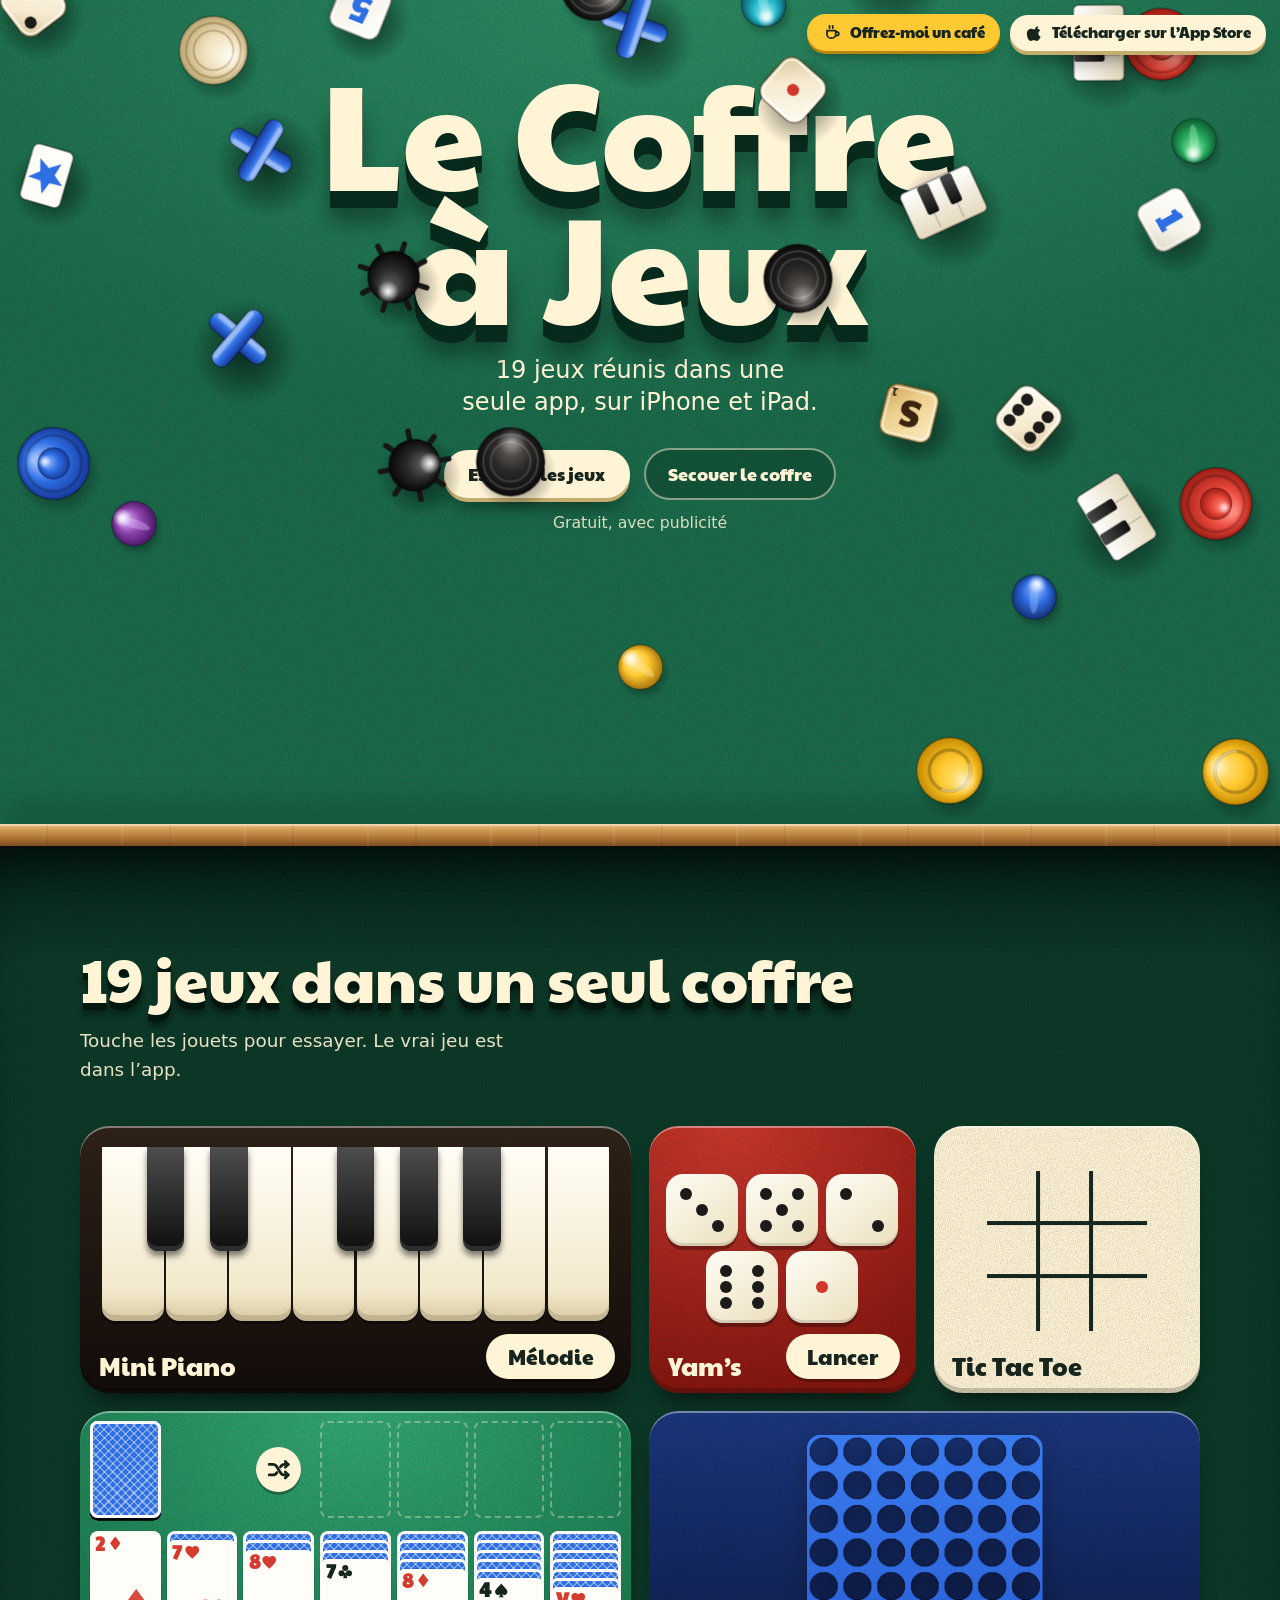
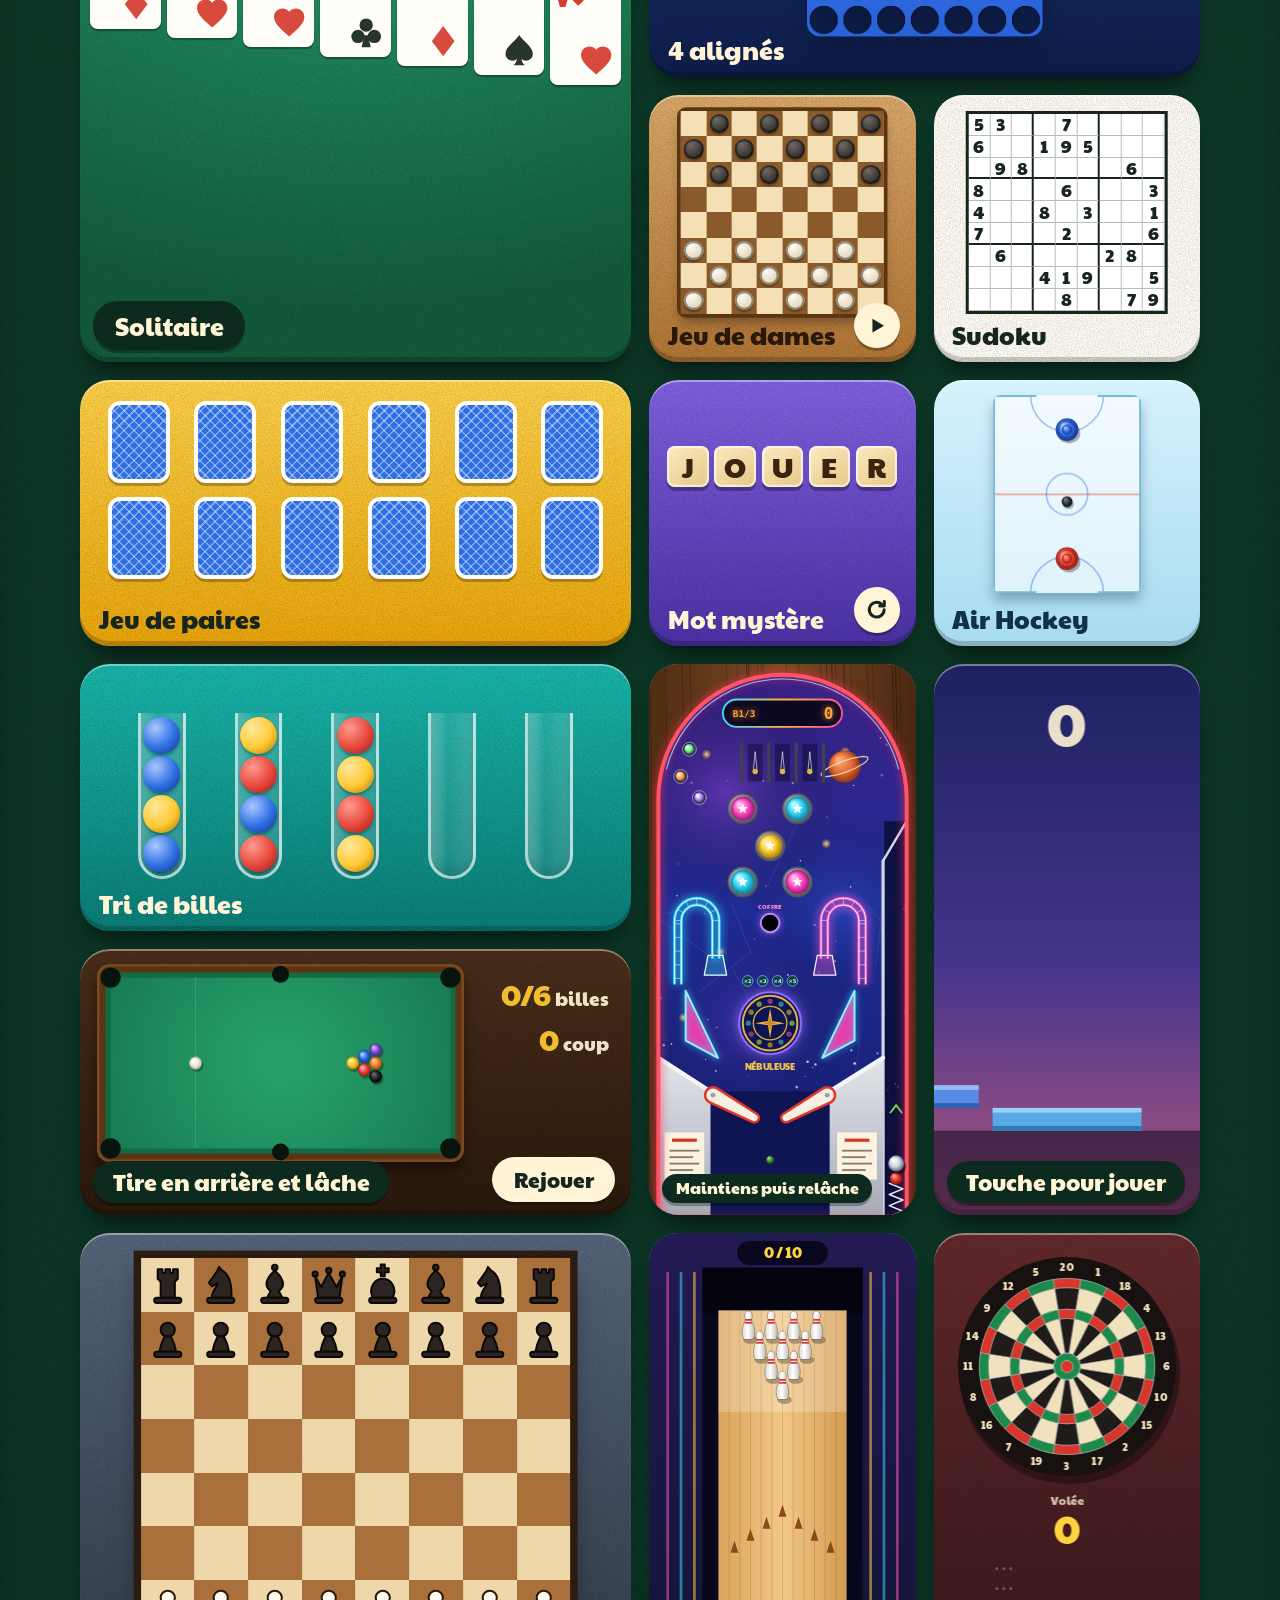
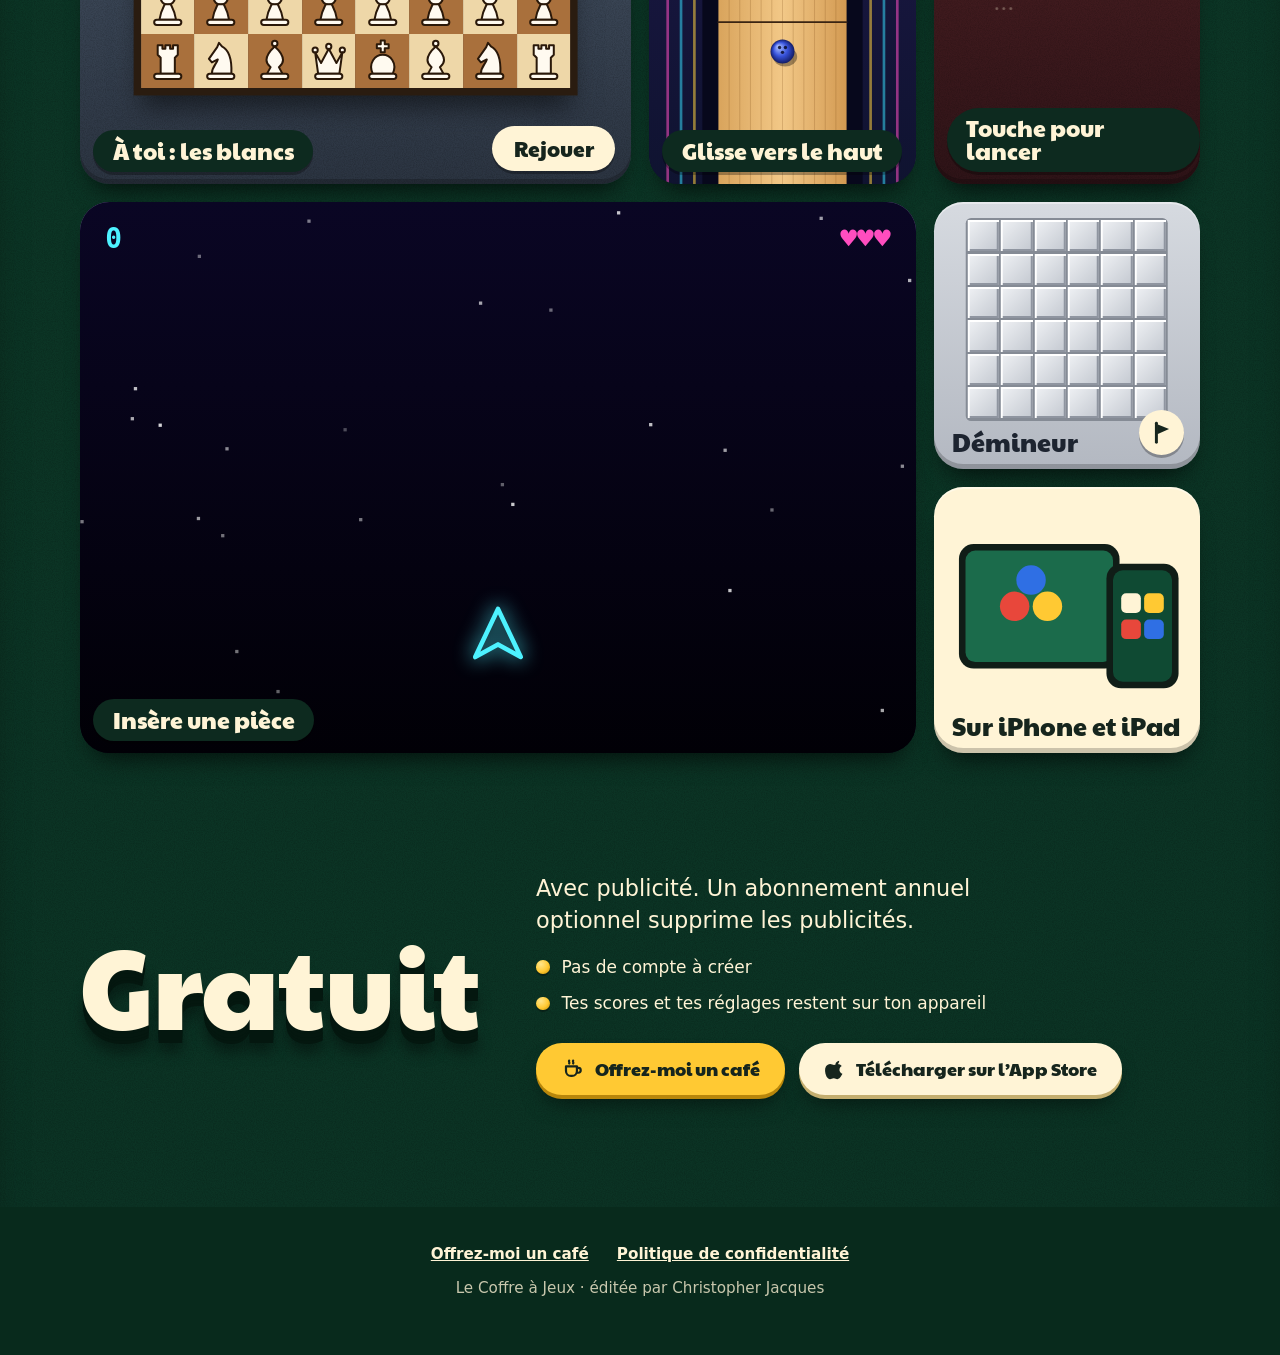
<file: index.html>
<!DOCTYPE html>
<html lang="fr">
<head>
    <meta charset="utf-8">
    <meta name="viewport" content="width=device-width, initial-scale=1, viewport-fit=cover">
    <title>Le Coffre à Jeux</title>
    <meta name="description" content="Le Coffre à Jeux : 19 jeux sur iPhone et iPad, dont les échecs, le bowling, les fléchettes et une borne d’arcade.">
    <meta name="theme-color" content="#1b6b4b">
    <meta property="og:type" content="website">
    <meta property="og:title" content="Le Coffre à Jeux">
    <meta property="og:description" content="19 jeux réunis dans une seule app, sur iPhone et iPad.">
    <meta property="og:image" content="https://christopherjacquescj.github.io/og.jpg">
    <meta property="og:image:width" content="1200">
    <meta property="og:image:height" content="630">
    <meta name="twitter:card" content="summary_large_image">
    <link rel="icon" href="favicon.svg" type="image/svg+xml">
    <link rel="apple-touch-icon" href="apple-touch-icon.png">
    <link rel="preload" href="fonts/paytone-one-latin-400-normal.woff2" as="font" type="font/woff2" crossorigin>
    <link rel="stylesheet" href="style.css?v=10">
</head>
<body class="home">
    <header class="top">
        <a class="btn sm coffee" href="https://buymeacoffee.com/liquidweatherapp" target="_blank" rel="noopener" aria-label="Offrez-moi un café (Buy Me a Coffee, s’ouvre dans un nouvel onglet)"><svg viewBox="0 0 24 24" aria-hidden="true" focusable="false" fill="none" stroke="currentColor" stroke-width="2.2" stroke-linecap="round" stroke-linejoin="round"><path d="M5 9.5h11v4.5a5 5 0 0 1-5 5h-1a5 5 0 0 1-5-5V9.5z"/><path d="M16 11h1.4a2.4 2.4 0 0 1 0 4.8H16"/><path d="M8.2 3.6c-.9 1 .9 1.8 0 2.9M12.2 3.6c-.9 1 .9 1.8 0 2.9"/></svg><span class="long">Offrez-moi un café</span><span class="short" aria-hidden="true">Un café</span></a>
        <a class="btn sm store" href="https://apps.apple.com/us/app/le-coffre-%C3%A0-jeux/id6828749517" target="_blank" rel="noopener" aria-label="Télécharger sur l’App Store (s’ouvre dans un nouvel onglet)"><svg viewBox="0 0 24 24" aria-hidden="true" focusable="false" fill="currentColor"><path d="M16.5 3c.1 1.2-.4 2.4-1.1 3.2-.8.9-1.9 1.5-3 1.4-.1-1.2.4-2.4 1.1-3.1.8-.9 2-1.4 3-1.5zM20 17.2c-.5 1.2-.8 1.7-1.5 2.7-1 1.4-2.3 3.1-4 3.1-1.5 0-1.9-1-3.9-1s-2.5 1-4 1c-1.7 0-2.9-1.6-3.9-3C.9 16.2.6 11.7 2.1 9.3 3.2 7.6 5 6.6 6.7 6.6c1.7 0 2.8 1 4.2 1 1.4 0 2.2-1 4.2-1 1.5 0 3.1.8 4.2 2.2-3.7 2-3.1 7.3.7 8.4z"/></svg><span class="long">Télécharger sur l’App Store</span><span class="short" aria-hidden="true">App Store</span></a>
    </header>
    <main>
        <section class="hero" aria-labelledby="titre">
            <div class="hero-copy">
                <h1 id="titre">Le Coffre<br>à Jeux</h1>
                <p class="lede">19 jeux réunis dans une seule app, sur iPhone et iPad.</p>
                <p class="actions">
                    <a class="btn" href="#jeux">Essayer les jeux</a>
                    <button class="shake" type="button">Secouer le coffre</button>
                </p>
                <p class="tag">Gratuit, avec publicité</p>
            </div>
            <p class="hint" aria-hidden="true">Attrape les pièces !
                <svg viewBox="0 0 40 40" width="26" height="26" fill="none" stroke="currentColor" stroke-width="3.2" stroke-linecap="round" stroke-linejoin="round"><path d="M12 6c10 2 16 8 14 20"/><path d="M18 22l8 6 5-9"/></svg>
            </p>
            <canvas id="pile" aria-hidden="true"></canvas>
            <div class="plank" aria-hidden="true"></div>
        </section>

        <div class="inside">
            <section class="chest" id="jeux" aria-labelledby="t-jeux">
                <h2 id="t-jeux">19 jeux dans un seul coffre</h2>
                <p class="sub">Touche les jouets pour essayer. Le vrai jeu est dans l’app.</p>
                <div class="toys-wrap">
                    <div class="toys">
                        <article class="toy piano w2" aria-labelledby="n-piano"><h3 class="name" id="n-piano">Mini Piano</h3><div class="stage" data-toy="piano"></div></article>
                        <article class="toy yams" aria-labelledby="n-yams"><h3 class="name" id="n-yams">Yam’s</h3><div class="stage" data-toy="yams"></div></article>
                        <article class="toy ttt" aria-labelledby="n-ttt"><h3 class="name" id="n-ttt">Tic Tac Toe</h3><div class="stage" data-toy="ttt"></div></article>
                        <article class="toy sol" aria-labelledby="n-sol"><h3 class="name" id="n-sol">Solitaire</h3><div class="stage" data-toy="sol"></div></article>

                        <article class="toy c4 w2" aria-labelledby="n-c4"><h3 class="name" id="n-c4">4 alignés</h3><div class="stage" data-toy="c4"></div></article>
                        <article class="toy dames" aria-labelledby="n-dames"><h3 class="name" id="n-dames">Jeu de dames</h3><div class="stage" data-toy="dames"></div></article>
                        <article class="toy sudoku" aria-labelledby="n-sudoku"><h3 class="name" id="n-sudoku">Sudoku</h3><div class="stage" data-toy="sudoku"></div></article>

                        <article class="toy paires w2" aria-labelledby="n-paires"><h3 class="name" id="n-paires">Jeu de paires</h3><div class="stage" data-toy="paires"></div></article>
                        <article class="toy mot" aria-labelledby="n-mot"><h3 class="name" id="n-mot">Mot mystère</h3><div class="stage" data-toy="mot"></div></article>
                        <article class="toy hockey" aria-labelledby="n-hockey"><h3 class="name" id="n-hockey">Air Hockey</h3><div class="stage" data-toy="hockey"></div></article>

                        <article class="toy billes w2" aria-labelledby="n-billes"><h3 class="name" id="n-billes">Tri de billes</h3><div class="stage" data-toy="billes"></div></article>
                        <article class="toy flipper tall" aria-labelledby="n-flipper"><h3 class="name" id="n-flipper">Flipper</h3><div class="stage" data-toy="flipper"></div></article>
                        <article class="toy tour tall" aria-labelledby="n-tour"><h3 class="name" id="n-tour">Tour de blocs</h3><div class="stage" data-toy="tour"></div></article>
                        <article class="toy billard w2" aria-labelledby="n-billard"><h3 class="name" id="n-billard">Billard</h3><div class="stage" data-toy="billard"></div></article>

                        <article class="toy echecs" aria-labelledby="n-echecs"><h3 class="name" id="n-echecs">Échecs</h3><div class="stage" data-toy="echecs"></div></article>
                        <article class="toy bowling tall" aria-labelledby="n-bowling"><h3 class="name" id="n-bowling">Bowling</h3><div class="stage" data-toy="bowling"></div></article>
                        <article class="toy flechettes tall" aria-labelledby="n-flechettes"><h3 class="name" id="n-flechettes">Fléchettes</h3><div class="stage" data-toy="flechettes"></div></article>

                        <article class="toy arcade tall" aria-labelledby="n-arcade"><h3 class="name" id="n-arcade">Borne d’arcade</h3><div class="stage" data-toy="arcade"></div></article>
                        <article class="toy mines" aria-labelledby="n-mines"><h3 class="name" id="n-mines">Démineur</h3><div class="stage" data-toy="mines"></div></article>
                        <article class="toy get" aria-labelledby="n-get">
                            <div class="stage">
                                <svg viewBox="0 0 160 120" role="img" aria-label="Un iPhone et un iPad">
                                    <rect x="14" y="22" width="98" height="76" rx="9" fill="#101d17"/>
                                    <rect x="18" y="26" width="90" height="68" rx="6" fill="#1b6b4b"/>
                                    <circle cx="48" cy="60" r="9" fill="#e8473b"/><circle cx="68" cy="60" r="9" fill="#ffc933"/><circle cx="58" cy="44" r="9" fill="#2f6fe4"/>
                                    <rect x="104" y="34" width="44" height="76" rx="9" fill="#101d17"/>
                                    <rect x="108" y="38" width="36" height="68" rx="6" fill="#0f4a33"/>
                                    <rect x="113" y="52" width="12" height="12" rx="3" fill="#fff4d6"/><rect x="127" y="52" width="12" height="12" rx="3" fill="#ffc933"/>
                                    <rect x="113" y="68" width="12" height="12" rx="3" fill="#e8473b"/><rect x="127" y="68" width="12" height="12" rx="3" fill="#2f6fe4"/>
                                </svg>
                            </div>
                            <h3 class="name" id="n-get">Sur iPhone et iPad</h3>
                        </article>
                    </div>
                </div>
            </section>

            <section class="free" aria-labelledby="t-free">
                <h2 id="t-free">Gratuit</h2>
                <div class="free-text">
                    <p>Avec publicité. Un abonnement annuel optionnel supprime les publicités.</p>
                    <ul class="facts">
                        <li>Pas de compte à créer</li>
                        <li>Tes scores et tes réglages restent sur ton appareil</li>
                    </ul>
                    <div class="cta">
                        <a class="btn coffee" href="https://buymeacoffee.com/liquidweatherapp" target="_blank" rel="noopener" aria-label="Offrez-moi un café (Buy Me a Coffee, s’ouvre dans un nouvel onglet)"><svg viewBox="0 0 24 24" aria-hidden="true" focusable="false" fill="none" stroke="currentColor" stroke-width="2.2" stroke-linecap="round" stroke-linejoin="round"><path d="M5 9.5h11v4.5a5 5 0 0 1-5 5h-1a5 5 0 0 1-5-5V9.5z"/><path d="M16 11h1.4a2.4 2.4 0 0 1 0 4.8H16"/><path d="M8.2 3.6c-.9 1 .9 1.8 0 2.9M12.2 3.6c-.9 1 .9 1.8 0 2.9"/></svg>Offrez-moi un café</a>
                        <a class="btn store" href="https://apps.apple.com/us/app/le-coffre-%C3%A0-jeux/id6828749517" target="_blank" rel="noopener"><svg viewBox="0 0 24 24" aria-hidden="true" focusable="false" fill="currentColor"><path d="M16.5 3c.1 1.2-.4 2.4-1.1 3.2-.8.9-1.9 1.5-3 1.4-.1-1.2.4-2.4 1.1-3.1.8-.9 2-1.4 3-1.5zM20 17.2c-.5 1.2-.8 1.7-1.5 2.7-1 1.4-2.3 3.1-4 3.1-1.5 0-1.9-1-3.9-1s-2.5 1-4 1c-1.7 0-2.9-1.6-3.9-3C.9 16.2.6 11.7 2.1 9.3 3.2 7.6 5 6.6 6.7 6.6c1.7 0 2.8 1 4.2 1 1.4 0 2.2-1 4.2-1 1.5 0 3.1.8 4.2 2.2-3.7 2-3.1 7.3.7 8.4z"/></svg>Télécharger sur l’App Store</a>
                    </div>
                </div>
            </section>
        </div>
    </main>

    <footer class="foot">
        <p class="links">
            <a href="https://buymeacoffee.com/liquidweatherapp" target="_blank" rel="noopener">Offrez-moi un café</a>
            <a href="confidentialite.html">Politique de confidentialité</a>
        </p>
        <p>Le Coffre à Jeux · éditée par Christopher Jacques</p>
    </footer>

    <p id="live" class="sr" aria-live="polite"></p>
    <script src="vendor/matter.min.js" defer></script>
    <script src="js/scene.js?v=1" defer></script>
    <script src="js/toys.js?v=7" defer></script>
</body>
</html>
</file>
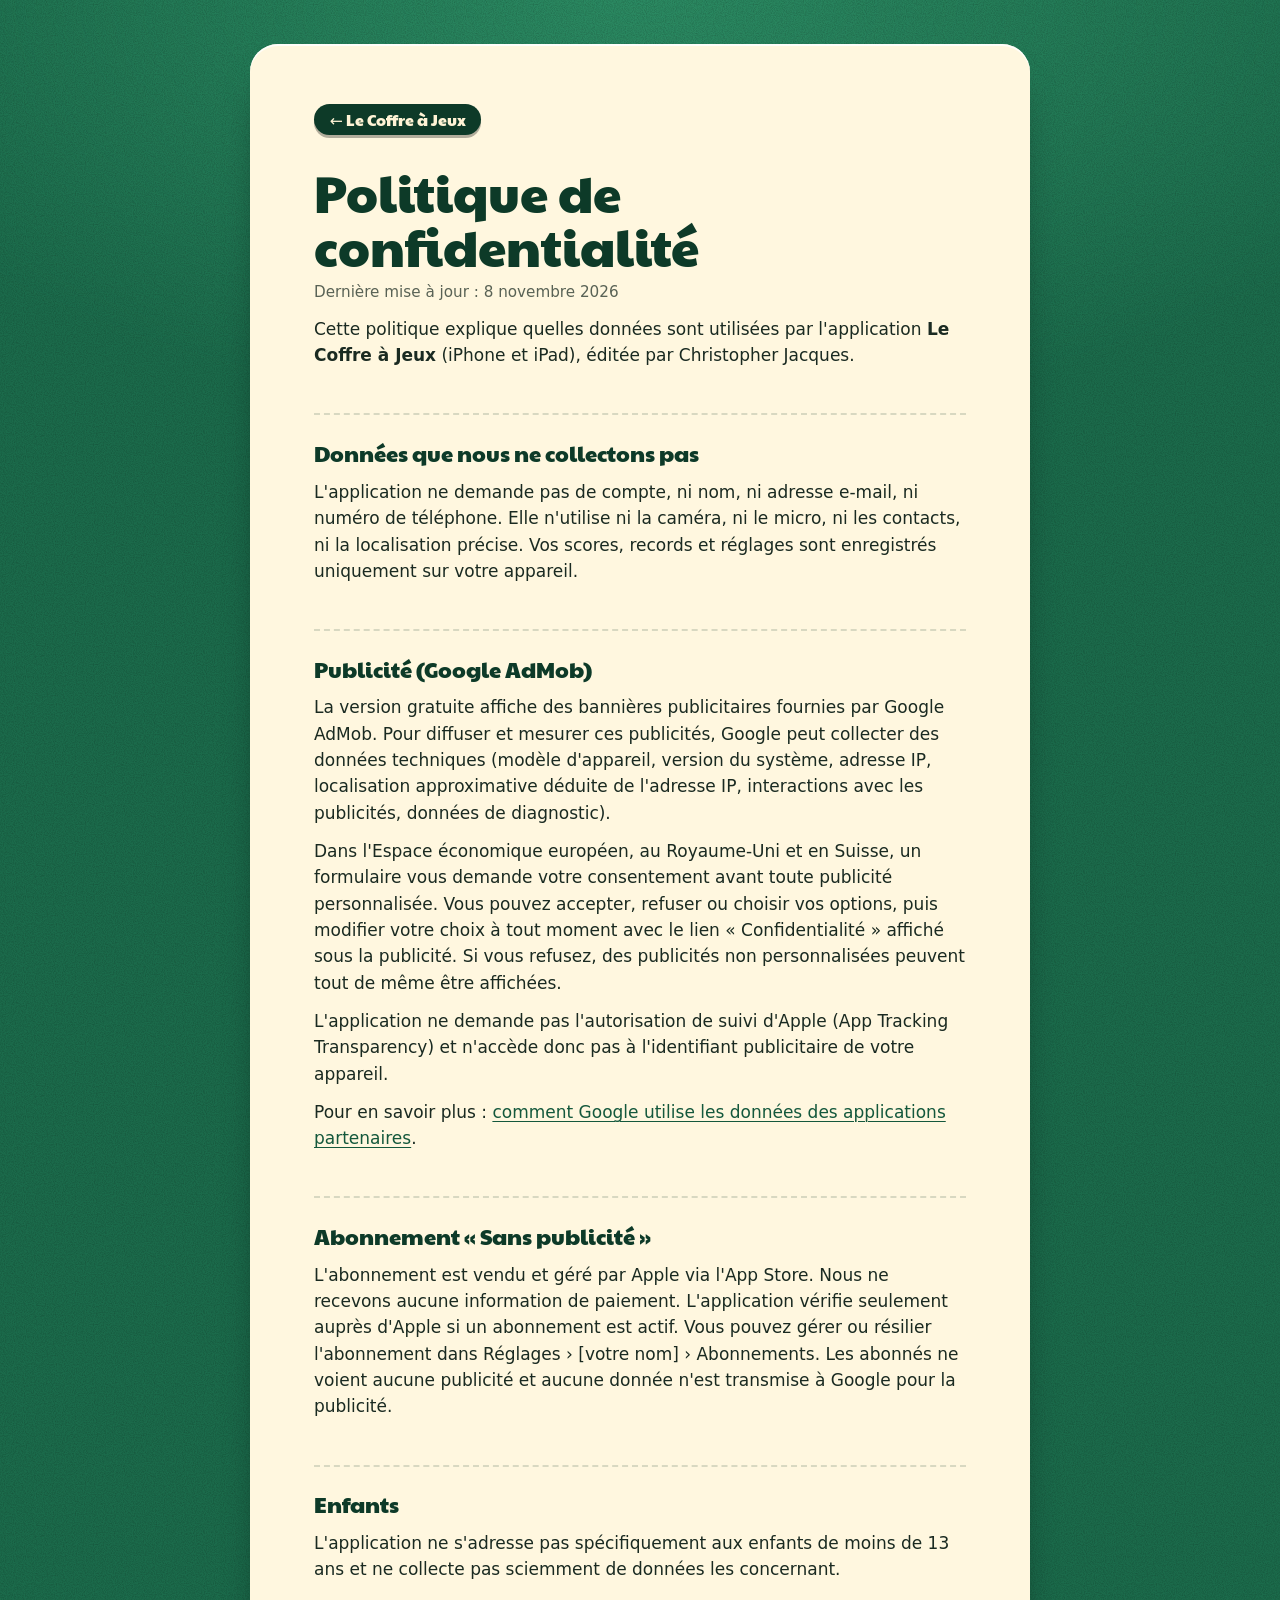
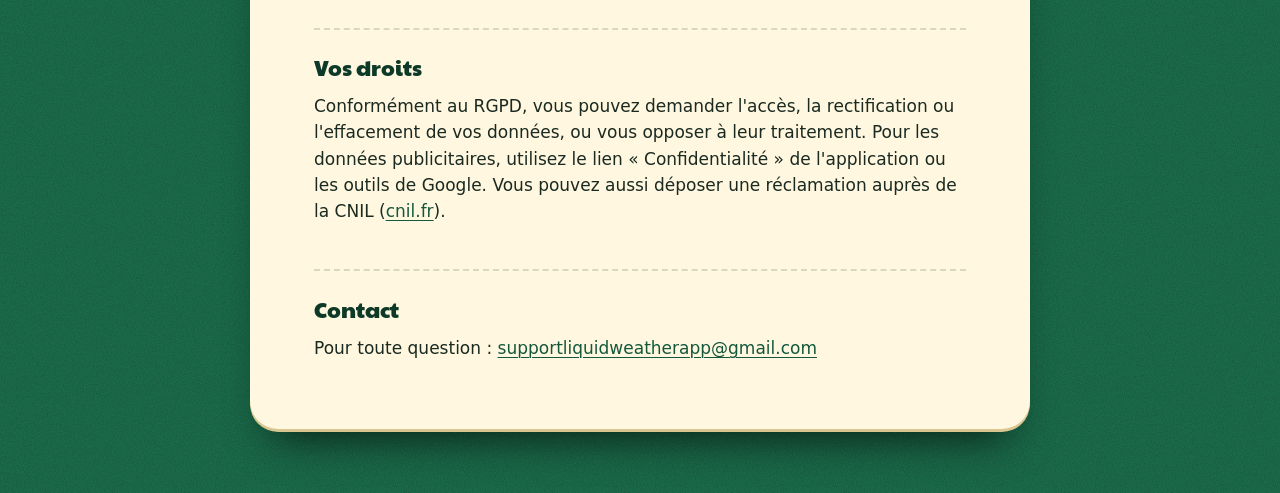
<file: confidentialite.html>
<!DOCTYPE html>
<html lang="fr">
<head>
    <meta charset="utf-8">
    <meta name="viewport" content="width=device-width, initial-scale=1">
    <title>Politique de confidentialité – Le Coffre à Jeux</title>
    <meta name="theme-color" content="#1b6b4b">
    <link rel="icon" href="favicon.svg" type="image/svg+xml">
    <link rel="apple-touch-icon" href="apple-touch-icon.png">
    <link rel="preload" href="fonts/paytone-one-latin-400-normal.woff2" as="font" type="font/woff2" crossorigin>
    <link rel="stylesheet" href="style.css?v=1">
</head>
<body class="doc">
    <main>
        <p><a href="index.html">← Le Coffre à Jeux</a></p>
        <h1>Politique de confidentialité</h1>
        <p class="updated">Dernière mise à jour : 8 novembre 2026</p>

        <p>Cette politique explique quelles données sont utilisées par l'application <strong>Le Coffre à Jeux</strong>
        (iPhone et iPad), éditée par Christopher Jacques.</p>

        <h2>Données que nous ne collectons pas</h2>
        <p>L'application ne demande pas de compte, ni nom, ni adresse e-mail, ni numéro de téléphone.
        Elle n'utilise ni la caméra, ni le micro, ni les contacts, ni la localisation précise.
        Vos scores, records et réglages sont enregistrés uniquement sur votre appareil.</p>

        <h2>Publicité (Google AdMob)</h2>
        <p>La version gratuite affiche des bannières publicitaires fournies par Google AdMob.
        Pour diffuser et mesurer ces publicités, Google peut collecter des données techniques
        (modèle d'appareil, version du système, adresse IP, localisation approximative déduite de l'adresse IP,
        interactions avec les publicités, données de diagnostic).</p>
        <p>Dans l'Espace économique européen, au Royaume-Uni et en Suisse, un formulaire vous demande votre
        consentement avant toute publicité personnalisée. Vous pouvez accepter, refuser ou choisir vos options,
        puis modifier votre choix à tout moment avec le lien « Confidentialité » affiché sous la publicité.
        Si vous refusez, des publicités non personnalisées peuvent tout de même être affichées.</p>
        <p>L'application ne demande pas l'autorisation de suivi d'Apple (App Tracking Transparency) et n'accède donc pas
        à l'identifiant publicitaire de votre appareil.</p>
        <p>Pour en savoir plus :
        <a href="https://policies.google.com/technologies/partner-sites?hl=fr">comment Google utilise les données des applications partenaires</a>.</p>

        <h2>Abonnement « Sans publicité »</h2>
        <p>L'abonnement est vendu et géré par Apple via l'App Store. Nous ne recevons aucune information de paiement.
        L'application vérifie seulement auprès d'Apple si un abonnement est actif. Vous pouvez gérer ou résilier
        l'abonnement dans Réglages › [votre nom] › Abonnements. Les abonnés ne voient aucune publicité et
        aucune donnée n'est transmise à Google pour la publicité.</p>

        <h2>Enfants</h2>
        <p>L'application ne s'adresse pas spécifiquement aux enfants de moins de 13 ans et ne collecte pas sciemment
        de données les concernant.</p>

        <h2>Vos droits</h2>
        <p>Conformément au RGPD, vous pouvez demander l'accès, la rectification ou l'effacement de vos données,
        ou vous opposer à leur traitement. Pour les données publicitaires, utilisez le lien « Confidentialité » de
        l'application ou les outils de Google. Vous pouvez aussi déposer une réclamation auprès de la CNIL
        (<a href="https://www.cnil.fr">cnil.fr</a>).</p>

        <h2>Contact</h2>
        <p>Pour toute question : <a href="mailto:supportliquidweatherapp@gmail.com">supportliquidweatherapp@gmail.com</a></p>
    </main>
</body>
</html>
</file>
<file: style.css>
/* Le Coffre à Jeux — un tapis de jeu, des pièces, des jouets.
   La police et les scripts sont hébergés ici : aucune requête vers un site tiers. */

@font-face {
    font-family: "Paytone One";
    src: url(fonts/paytone-one-latin-400-normal.woff2) format("woff2");
    font-weight: 400; font-style: normal; font-display: swap;
}
@property --cell { syntax: "<length>"; inherits: true; initial-value: 160px; }

:root {
    color-scheme: light dark;
    --felt: #1b6b4b; --felt-hi: #2b8a62; --felt-deep: #0d3a28; --felt-edge: #082a1c;
    --paper: #fff4d6; --ink: #16251d;
    --red: #e8473b; --yellow: #ffc933; --blue: #2f6fe4;
    --display: "Paytone One", "Arial Rounded MT Bold", "Trebuchet MS", system-ui, sans-serif;
    --text: system-ui, -apple-system, "Segoe UI", Roboto, "Helvetica Neue", Arial, sans-serif;
    --grain: url("data:image/svg+xml,%3Csvg xmlns='http://www.w3.org/2000/svg' width='220' height='220'%3E%3Cfilter id='n'%3E%3CfeTurbulence type='fractalNoise' baseFrequency='.9' numOctaves='3' seed='4'/%3E%3CfeColorMatrix values='0 0 0 0 0 0 0 0 0 0 0 0 0 0 0 0 0 0 .3 -.1'/%3E%3C/filter%3E%3Crect width='220' height='220' filter='url(%23n)'/%3E%3C/svg%3E");
}
* { box-sizing: border-box; }
html { background: var(--felt-edge); -webkit-text-size-adjust: 100%; scroll-behavior: smooth; }
body {
    margin: 0; font: 400 1.0625rem/1.55 var(--text); color: var(--paper);
    background: var(--grain), radial-gradient(90% 560px at 50% 0, var(--felt-hi), transparent 75%), var(--felt);
}
a { color: inherit; }
img, svg, canvas { display: block; max-width: 100%; }
button { font: inherit; color: inherit; }
.sr { position: absolute; width: 1px; height: 1px; overflow: hidden; clip: rect(0 0 0 0); white-space: nowrap; }
:focus-visible { outline: 3px solid var(--yellow); outline-offset: 3px; border-radius: 8px; }
.toy :focus-visible { outline: 3px solid var(--blue); outline-offset: 2px; box-shadow: 0 0 0 2px #fff; border-radius: 6px; z-index: 4; }

/* ---------- barre du haut : café et App Store, en haut à droite ---------- */
.top {
    position: absolute; z-index: 6; top: 0; left: 0; right: 0;
    display: flex; justify-content: flex-end; align-items: center; gap: 10px;
    padding: max(14px, env(safe-area-inset-top)) max(14px, env(safe-area-inset-right)) 0 14px; pointer-events: none;
}
.top > * { pointer-events: auto; }
.btn.sm { --py: .62em; --px: 1.05em; font-size: .92rem; white-space: nowrap; }
.btn.sm.coffee { box-shadow: 0 3px 0 #b8860b, 0 10px 16px -8px rgba(0, 0, 0, .5); }
.btn.sm.coffee:hover { box-shadow: 0 5px 0 #b8860b, 0 14px 20px -8px rgba(0, 0, 0, .5); }
.btn.sm.coffee:active { box-shadow: 0 1px 0 #b8860b, 0 5px 10px -6px rgba(0, 0, 0, .5); }
.top .short { display: none; }
@media (max-width: 640px) { .top .coffee .long { position: absolute; width: 1px; height: 1px; overflow: hidden; clip: rect(0 0 0 0); white-space: nowrap; } .top .coffee .short { display: inline; } }
@media (max-width: 440px) { .top .store .long { position: absolute; width: 1px; height: 1px; overflow: hidden; clip: rect(0 0 0 0); white-space: nowrap; } .top .store .short { display: inline; } }

/* ---------- le haut : le tapis et les pièces ---------- */
.hero {
    position: relative; isolation: isolate; overflow: hidden;
    min-height: min(94svh, 860px);
    display: flex; flex-direction: column; align-items: center;
    padding: clamp(56px, 7vh, 72px) 20px clamp(170px, 26vh, 300px);
    -webkit-user-select: none; user-select: none; -webkit-touch-callout: none;
}
.hero-copy { position: relative; z-index: 2; text-align: center; max-width: 980px; }
.hero h1 {
    margin: 0; font: 400 clamp(3.4rem, min(15.5vw, 16.5vh), 9.4rem)/.9 var(--display); letter-spacing: .005em; color: var(--paper);
    text-shadow:
        0 .014em 0 var(--felt-edge), 0 .028em 0 var(--felt-edge), 0 .042em 0 var(--felt-edge), 0 .056em 0 var(--felt-edge),
        0 .07em 0 var(--felt-edge), 0 .084em 0 var(--felt-edge), 0 .098em 0 var(--felt-edge), 0 .112em 0 var(--felt-edge),
        0 .2em .14em rgba(0, 0, 0, .4);
    animation: land .9s cubic-bezier(.2, .9, .3, 1.15) .1s both;
}
@keyframes land { from { opacity: 0; transform: translateY(-.14em) scale(.97); } to { opacity: 1; transform: none; } }
.lede { margin: clamp(16px, 2.6vh, 26px) auto 0; max-width: 34ch; font-size: clamp(1.15rem, 2.6vw, 1.5rem); line-height: 1.35; text-wrap: balance; }
.actions { display: flex; flex-wrap: wrap; gap: 12px 14px; justify-content: center; align-items: center; margin: clamp(20px, 3.4vh, 30px) 0 0; }
.btn {
    display: inline-block; padding: var(--py, .78em) var(--px, 1.35em); border-radius: 999px; text-decoration: none;
    background: var(--paper); color: var(--ink); font: 400 1.15rem/1 var(--display);
    box-shadow: 0 4px 0 #c4ae6f, 0 14px 22px -8px rgba(0, 0, 0, .55);
    transition: transform .15s ease, box-shadow .15s ease;
}
.btn:hover { transform: translateY(-2px); box-shadow: 0 6px 0 #c4ae6f, 0 18px 26px -8px rgba(0, 0, 0, .55); }
.btn:active { transform: translateY(3px); box-shadow: 0 1px 0 #c4ae6f, 0 6px 12px -6px rgba(0, 0, 0, .55); }
.tag { margin: 14px 0 0; font-size: .98rem; line-height: 1.2; opacity: .85; }

#pile { position: absolute; inset: 0; width: 100%; height: 100%; z-index: 3; pointer-events: none; }
.hero.is-dragging { cursor: grabbing; }
.hint {
    position: absolute; left: 0; right: 0; bottom: calc(22px + var(--pile, 170px) + 12px); z-index: 2; margin: 0;
    display: flex; align-items: center; justify-content: center; gap: .4em;
    font: 400 clamp(1rem, 2.4vw, 1.3rem)/1 var(--display); color: rgba(255, 244, 214, .9);
    opacity: 0; transition: opacity .5s ease, bottom .4s ease; pointer-events: none;
}
.hint svg { flex: none; transform: rotate(8deg); }
.hint.is-on { opacity: 1; animation: nudge 2.2s ease-in-out infinite; }
.hint.is-gone { opacity: 0 !important; animation: none; }
.hero.no-hint-room .hint { display: none; }
@keyframes nudge { 50% { transform: translateY(-5px); } }
.shake {
    cursor: pointer; padding: .78em 1.2em; border-radius: 999px; border: 2px solid rgba(255, 244, 214, .5);
    background: rgba(8, 42, 28, .35); font: 400 1.15rem/1 var(--display); color: var(--paper);
    transition: transform .15s ease, background .15s ease, border-color .15s ease;
}
.shake:hover { background: rgba(8, 42, 28, .7); border-color: var(--paper); transform: rotate(-2deg); }
.shake:active { transform: translateY(2px); }
.plank {
    position: absolute; left: 0; right: 0; bottom: 0; height: 22px; z-index: 1;
    background:
        repeating-linear-gradient(90deg, transparent 0 46px, rgba(0, 0, 0, .06) 46px 48px, transparent 48px 121px, rgba(255, 255, 255, .07) 121px 123px),
        linear-gradient(#e8bb7c 0, #cd9450 32%, #a46c2e 72%, #7b4b20 100%);
    box-shadow: inset 0 2px 0 rgba(255, 255, 255, .4), 0 -18px 30px rgba(0, 0, 0, .22);
}

/* ---------- l'intérieur du coffre ---------- */
.inside {
    position: relative; z-index: 0;
    background: var(--grain), linear-gradient(#06231a 0, var(--felt-deep) 120px, #0b3324 100%);
    box-shadow: inset 0 40px 50px -28px rgba(0, 0, 0, .75);
    padding: clamp(48px, 8vw, 104px) 20px clamp(56px, 9vw, 112px);
}
.chest { max-width: 1120px; margin: 0 auto; }
.chest h2, .free h2 {
    margin: 0; font: 400 clamp(2.1rem, 6vw, 3.8rem)/1 var(--display); color: var(--paper); text-wrap: balance;
    text-shadow: 0 .03em 0 #04170f, 0 .06em 0 #04170f, 0 .09em 0 #04170f, 0 .12em 0 #04170f, 0 .2em .12em rgba(0, 0, 0, .4);
}
.sub { margin: 18px 0 clamp(26px, 4vw, 42px); max-width: 38ch; font-size: 1.15rem; opacity: .9; }

.toys-wrap { container-type: inline-size; }
.toys {
    --gap: 14px; --cell: calc((100cqw - var(--gap)) / 2);
    display: grid; gap: var(--gap); grid-template-columns: repeat(2, minmax(0, 1fr)); grid-auto-rows: var(--cell);
}
@media (min-width: 760px) {
    .toys { --gap: 18px; --cell: calc((100cqw - 3 * var(--gap)) / 4); grid-template-columns: repeat(4, minmax(0, 1fr)); }
}
.toy {
    --bg: #fff4d6; --on: #16251d;
    position: relative; isolation: isolate; overflow: hidden; border-radius: calc(var(--cell) * .11); background: var(--bg); color: var(--on);
    box-shadow: inset 0 2px 0 rgba(255, 255, 255, .4), inset 0 -5px 0 rgba(0, 0, 0, .2), 0 16px 24px -12px rgba(0, 0, 0, .7);
}
.toy.w2 { grid-column: span 2; }
.toy.tall { grid-row: span 2; }
.toy .stage { position: absolute; inset: 0; }
.toy .name {
    position: absolute; left: calc(var(--cell) * .07); bottom: calc(var(--cell) * .055); z-index: 3; margin: 0; pointer-events: none;
    font: 400 calc(var(--cell) * .095)/1 var(--display); color: var(--on);
}
.toy .stage:empty::after { content: ""; position: absolute; inset: 0; background: var(--grain); opacity: .5; }

/* ---------- jouets : éléments communs ---------- */
.toy { --u: var(--cell); }
.toy button { -webkit-tap-highlight-color: transparent; }
.chip {
    position: absolute; z-index: 4; left: calc(var(--u) * .05); bottom: calc(var(--u) * .045); margin: 0; pointer-events: none;
    padding: .42em .85em; border-radius: 999px; background: #0d2a1f; color: #fff4d6; box-shadow: 0 3px 0 rgba(0, 0, 0, .3);
    font: 400 calc(var(--u) * .085)/1 var(--display); opacity: 0; transform: translateY(6px); transition: opacity .25s ease, transform .25s ease;
}
.chip.on { opacity: 1; transform: none; }
.toy.say .name { opacity: 0; }
.mini {
    position: absolute; z-index: 4; right: calc(var(--u) * .06); bottom: calc(var(--u) * .05); cursor: pointer; border: 0;
    padding: .55em 1em; border-radius: 999px; background: var(--paper); color: var(--ink);
    font: 400 calc(var(--u) * .08)/1 var(--display); box-shadow: 0 3px 0 rgba(0, 0, 0, .28);
}
.mini:active { transform: translateY(2px); box-shadow: 0 1px 0 rgba(0, 0, 0, .28); }
.mini.ic { width: calc(var(--u) * .17); height: calc(var(--u) * .17); padding: 0; display: grid; place-items: center; border-radius: 50%; }
.mini.ic svg { width: 56%; height: 56%; }
@keyframes draw { to { stroke-dashoffset: 0; } }

/* ---------- Mini Piano ---------- */
.toy.piano { --bg: #1b1410; --on: #fff4d6; background: linear-gradient(#2d2118, #120c09); }
.piano .keys { position: absolute; left: 4%; right: 4%; top: 8%; bottom: 27%; display: flex; gap: calc(var(--u) * .008); touch-action: pan-y; }
.piano .k { border: 0; padding: 0; cursor: pointer; }
.piano .k.w {
    flex: 1; border-radius: 0 0 calc(var(--u) * .05) calc(var(--u) * .05);
    background: linear-gradient(#fffdf5 0, #f3e9cd 82%, #d8caa2 100%);
    box-shadow: inset 0 -6px 0 rgba(0, 0, 0, .12), 0 3px 0 rgba(0, 0, 0, .4); transition: transform .06s, filter .06s;
}
.piano .k.w.on { transform: translateY(calc(var(--u) * .012)); filter: brightness(.88); box-shadow: inset 0 -2px 0 rgba(0, 0, 0, .2); }
.piano .k.b {
    position: absolute; top: 0; z-index: 2; height: 60%; width: 7.4%; left: calc(var(--x) * 12.5% - 3.7%);
    border-radius: 0 0 calc(var(--u) * .04) calc(var(--u) * .04); background: linear-gradient(#4d4d4d, #0e0e0e);
    box-shadow: inset 0 -5px 0 rgba(255, 255, 255, .12), 0 5px 6px rgba(0, 0, 0, .5); transition: transform .06s, filter .06s;
}
.piano .k.b.on { transform: scaleY(.97); transform-origin: top; filter: brightness(1.7); }

/* ---------- Yam's ---------- */
.toy.yams { --bg: #a8231b; --on: #fff4d6; background: var(--grain), radial-gradient(120% 100% at 30% 0, #cb382d, #85160f); }
.yams .tray { position: absolute; left: 0; right: 0; top: 17%; bottom: 25%; display: grid; grid-template-columns: repeat(6, 1fr); grid-template-rows: 1fr 1fr; place-items: center; padding: 0 5%; }
.yams .die:nth-child(1) { grid-column: 1 / 3; grid-row: 1; }
.yams .die:nth-child(2) { grid-column: 3 / 5; grid-row: 1; }
.yams .die:nth-child(3) { grid-column: 5 / 7; grid-row: 1; }
.yams .die:nth-child(4) { grid-column: 2 / 4; grid-row: 2; }
.yams .die:nth-child(5) { grid-column: 4 / 6; grid-row: 2; }
.die {
    width: calc(var(--u) * .27); aspect-ratio: 1; border: 0; cursor: pointer; border-radius: 24%; padding: 15%;
    display: grid; grid-template: repeat(3, 1fr) / repeat(3, 1fr);
    background: linear-gradient(145deg, #fffdf5, #ebdfbd); box-shadow: inset 0 -3px 0 rgba(0, 0, 0, .12), 0 4px 0 rgba(0, 0, 0, .3);
    transition: transform .18s ease, box-shadow .18s ease;
}
.die i { width: 74%; height: 74%; place-self: center; border-radius: 50%; background: #1c1b1a; opacity: 0; }
.die[data-v="1"] i:nth-child(5) { opacity: 1; background: #d3362b; }
.die[data-v="2"] i:nth-child(1), .die[data-v="2"] i:nth-child(9),
.die[data-v="3"] i:nth-child(1), .die[data-v="3"] i:nth-child(5), .die[data-v="3"] i:nth-child(9),
.die[data-v="4"] i:nth-child(1), .die[data-v="4"] i:nth-child(3), .die[data-v="4"] i:nth-child(7), .die[data-v="4"] i:nth-child(9),
.die[data-v="5"] i:nth-child(1), .die[data-v="5"] i:nth-child(3), .die[data-v="5"] i:nth-child(5), .die[data-v="5"] i:nth-child(7), .die[data-v="5"] i:nth-child(9),
.die[data-v="6"] i:nth-child(1), .die[data-v="6"] i:nth-child(3), .die[data-v="6"] i:nth-child(4), .die[data-v="6"] i:nth-child(6), .die[data-v="6"] i:nth-child(7), .die[data-v="6"] i:nth-child(9) { opacity: 1; }
.die.hold { transform: translateY(-7%); box-shadow: inset 0 0 0 3px var(--yellow), 0 9px 0 rgba(0, 0, 0, .3); }
.die.rolling { animation: tumble .64s cubic-bezier(.3, .7, .4, 1); }
@keyframes tumble {
    0% { transform: translateY(0) rotate(0); } 30% { transform: translateY(-42%) rotate(210deg); }
    70% { transform: translateY(0) rotate(430deg); } 85% { transform: translateY(-9%) rotate(520deg); } 100% { transform: translateY(0) rotate(540deg); }
}

/* ---------- Tic Tac Toe ---------- */
.toy.ttt { --bg: #fff4d6; --on: #16251d; background: var(--grain), #fff4d6; }
.ttt .board { position: absolute; left: 50%; top: 47%; width: 60%; aspect-ratio: 1; transform: translate(-50%, -50%); display: grid; grid-template: repeat(3, 1fr) / repeat(3, 1fr); }
.ttt .c { position: relative; border: 0; background: none; padding: 8%; cursor: pointer; color: transparent; }
.ttt .c:nth-child(3n+1), .ttt .c:nth-child(3n+2) { border-right: calc(var(--u) * .018) solid #16251d; border-radius: 0; }
.ttt .c:nth-child(-n+6) { border-bottom: calc(var(--u) * .018) solid #16251d; }
.ttt .c:hover:not(.x):not(.o):not([aria-disabled="true"]) { background: rgba(47, 111, 228, .1); }
.ttt .c svg { width: 100%; height: 100%; overflow: visible; }
.ttt .c path, .ttt .c circle { stroke-dasharray: 1; stroke-dashoffset: 1; animation: draw .28s ease-out forwards; }
.ttt .c.win svg { animation: pop .5s ease; }
@keyframes pop { 40% { transform: scale(1.25); } }

/* ---------- 4 alignés ---------- */
.toy.c4 { --bg: #12265c; --on: #fff4d6; background: var(--grain), linear-gradient(#1b377f, #0e1d4a); }
.c4 .board { position: absolute; left: 50%; top: 47%; height: 76%; aspect-ratio: 7 / 6; transform: translate(-50%, -50%); filter: drop-shadow(0 8px 10px rgba(0, 0, 0, .45)); }
.c4 .discs { position: absolute; inset: 0; z-index: 1; }
.c4 .front {
    position: absolute; inset: 0; z-index: 2; pointer-events: none; border-radius: calc(var(--u) * .05);
    background: linear-gradient(#3a7bf0, #2a62d8);
    -webkit-mask: radial-gradient(circle at 50% 50%, transparent 0 58%, #000 60%) 0 0 / calc(100% / 7) calc(100% / 6);
    mask: radial-gradient(circle at 50% 50%, transparent 0 58%, #000 60%) 0 0 / calc(100% / 7) calc(100% / 6);
}
.c4 .rings {
    position: absolute; inset: 0; z-index: 2; pointer-events: none;
    background: radial-gradient(circle at 50% 50%, transparent 0 53%, rgba(0, 0, 0, .34) 57%, transparent 61%) 0 0 / calc(100% / 7) calc(100% / 6);
}
.c4 .cols { position: absolute; inset: 0; z-index: 3; display: grid; grid-template-columns: repeat(7, 1fr); }
.c4 .col { border: 0; background: none; cursor: pointer; border-radius: calc(var(--u) * .03); }
.c4 .col:hover:not([aria-disabled="true"]) { background: rgba(255, 255, 255, .13); }
.c4 .disc { position: absolute; width: calc(100% / 7); height: calc(100% / 6); animation: drop .62s both; }
.c4 .disc::after {
    content: ""; display: block; width: 84%; height: 84%; margin: 8%; border-radius: 50%;
    background: radial-gradient(circle at 36% 32%, var(--hi), var(--lo) 78%); box-shadow: inset 0 0 0 calc(var(--u) * .012) rgba(0, 0, 0, .18);
}
.c4 .disc.p1 { --hi: #ff8a7d; --lo: #d6382c; }
.c4 .disc.p2 { --hi: #ffe58a; --lo: #f0b400; }
.c4 .disc.win::after { animation: glow .6s ease-in-out 3; }
@keyframes glow { 50% { filter: brightness(1.5); transform: scale(1.1); } }
@keyframes drop {
    0% { transform: translateY(calc(var(--r) * -100% - 100%)); animation-timing-function: cubic-bezier(.5, 0, 1, .6); }
    62% { transform: translateY(0); animation-timing-function: ease-out; }
    76% { transform: translateY(-8%); animation-timing-function: ease-in; }
    88% { transform: translateY(0); animation-timing-function: ease-out; }
    94% { transform: translateY(-2%); animation-timing-function: ease-in; }
    100% { transform: translateY(0); }
}

/* ---------- Solitaire ---------- */
.toy.sol { grid-column: span 2; grid-row: span 2; --bg: #1c7d52; --on: #fff4d6; background: var(--grain), radial-gradient(120% 90% at 50% 0%, #34a874 0%, #1c7d52 55%, #135c3b 100%); }
.sol .stage { container-type: inline-size; }
.sol .chip { z-index: 300; }
.sol .name { padding: .45em .85em; border-radius: 999px; background: #0d2a1f; color: #fff4d6; left: calc(var(--cell) * .05); bottom: calc(var(--cell) * .045); box-shadow: 0 3px 0 rgba(0, 0, 0, .3); }
.sol .slot { position: absolute; box-sizing: border-box; width: 12.83cqw; height: 17.7cqw; border-radius: 1.4cqw; border: .45cqw dashed rgba(255, 244, 214, .35); pointer-events: none; }
.sol .cd, .sol .stockbtn { position: absolute; margin: 0; padding: 0; border: 0; width: 12.83cqw; height: 17.7cqw; border-radius: 1.4cqw; cursor: pointer; touch-action: manipulation; }
.sol .cd { transition: left .26s cubic-bezier(.3, .7, .3, 1), top .26s cubic-bezier(.3, .7, .3, 1); }
.sol .still .cd { transition: none; }
.sol .cd.up { background: #fffdf7; color: #16251d; box-shadow: 0 .4cqw 0 rgba(0, 0, 0, .28), 0 0 0 .2cqw rgba(0, 0, 0, .08); }
.sol .cd.up.red { color: #d63b2f; }
.sol .cd.up[aria-disabled="true"] { cursor: default; }
.sol .cd.dn {
    cursor: default; box-shadow: inset 0 0 0 .55cqw #fffdf7, 0 .4cqw 0 rgba(0, 0, 0, .28);
    background: repeating-linear-gradient(45deg, rgba(255, 255, 255, .38) 0 1.5px, transparent 1.5px 6px), repeating-linear-gradient(-45deg, rgba(255, 255, 255, .38) 0 1.5px, transparent 1.5px 6px), #2f6fe4;
}
.sol .cd.dn .ix, .sol .cd.dn .pip { display: none; }
.sol .ix { position: absolute; left: 1cqw; top: .45cqw; display: flex; align-items: center; gap: .25cqw; font: 400 3.5cqw/1 var(--display); pointer-events: none; }
.sol .ix svg { width: 3cqw; height: 3cqw; fill: currentColor; }
.sol .pip { position: absolute; right: 1.2cqw; bottom: 1.2cqw; width: 6.6cqw; height: 6.6cqw; fill: currentColor; opacity: .92; pointer-events: none; }
.sol .stockbtn { z-index: 90; background: transparent; display: grid; place-items: center; color: rgba(255, 244, 214, .75); }
.sol .stockbtn svg { display: none; width: 45%; height: 45%; }
.sol .stockbtn.empty svg { display: block; }
.sol .mini.ic { right: auto; bottom: auto; z-index: 5; left: calc(var(--x) * 1cqw + (12.83cqw - var(--u) * .17) / 2); top: calc(1.8cqw + (17.7cqw - var(--u) * .17) / 2); }
.sol .cd:focus-visible, .sol .stockbtn:focus-visible { z-index: 150 !important; outline-width: .7cqw; outline-offset: .35cqw; border-radius: 1.4cqw; }

/* ---------- Jeu de paires ---------- */
.toy.paires { --bg: #f2b91b; --on: #16251d; background: var(--grain), linear-gradient(#ffd24a, #eba70a); }
.paires .deck { position: absolute; left: 4%; right: 4%; top: 8%; bottom: 25%; display: grid; grid-template-columns: repeat(6, 1fr); grid-template-rows: 1fr 1fr; gap: calc(var(--u) * .05); place-items: center; }
.paires .card { height: 100%; aspect-ratio: 3 / 4; max-width: 100%; border: 0; padding: 0; background: none; perspective: 700px; cursor: pointer; }
.paires .in { position: relative; display: block; width: 100%; height: 100%; transform-style: preserve-3d; transition: transform .45s cubic-bezier(.3, .7, .3, 1); }
.paires .card.up .in, .paires .card.ok .in { transform: rotateY(180deg); }
.paires .b, .paires .f { position: absolute; inset: 0; border-radius: calc(var(--u) * .045); backface-visibility: hidden; -webkit-backface-visibility: hidden; box-shadow: 0 3px 0 rgba(0, 0, 0, .25); }
.paires .b {
    border: calc(var(--u) * .018) solid #fffdf7;
    background: repeating-linear-gradient(45deg, rgba(255, 255, 255, .38) 0 1.5px, transparent 1.5px 7px), repeating-linear-gradient(-45deg, rgba(255, 255, 255, .38) 0 1.5px, transparent 1.5px 7px), #2f6fe4;
}
.paires .f { background: #fffdf7; transform: rotateY(180deg); display: grid; place-items: center; }
.paires .f svg { width: 62%; height: 62%; }
.paires .card.ok .f { box-shadow: inset 0 0 0 calc(var(--u) * .02) #27ae60, 0 3px 0 rgba(0, 0, 0, .25); }

/* ---------- Jeu de dames ---------- */
.toy.dames { --bg: #c58f4f; --on: #2a1809; background: var(--grain), linear-gradient(#dba96a, #b27635); }
.dames .board, .mines .board, .sudoku .grid { position: absolute; left: 50%; top: 6%; width: 76%; aspect-ratio: 1; transform: translateX(-50%); }
.dames .board {
    display: grid; grid-template: repeat(8, 1fr) / repeat(8, 1fr); border-radius: calc(var(--u) * .02);
    box-shadow: 0 0 0 calc(var(--u) * .014) #5a3512, 0 8px 12px rgba(0, 0, 0, .35);
}
.dames .sq { background: #f4e0b4; } .dames .sq.d { background: #8a5a2b; }
.dames .pcs { position: absolute; inset: 0; }
.dames .pc { position: absolute; width: 12.5%; height: 12.5%; transition: left .55s ease, top .55s ease, opacity .35s ease, transform .35s ease; }
.dames .pc::after {
    content: ""; display: block; width: 76%; height: 76%; margin: 12%; border-radius: 50%;
    background: radial-gradient(circle at 36% 30%, var(--hi), var(--lo)); box-shadow: inset 0 0 0 calc(var(--u) * .008) rgba(0, 0, 0, .4), 0 2px 2px rgba(0, 0, 0, .35);
}
.dames .pc.p1 { --hi: #fffaf0; --lo: #d6c59d; } .dames .pc.p2 { --hi: #706a65; --lo: #151210; }
.dames .pc.out { opacity: 0; transform: scale(.4); }

/* ---------- Sudoku ---------- */
.toy.sudoku { --bg: #fffdf5; --on: #16251d; background: var(--grain), #fffdf5; }
.sudoku .grid { display: grid; grid-template: repeat(9, 1fr) / repeat(9, 1fr); background: #fff; border: calc(var(--u) * .014) solid #16251d; }
.sudoku .n {
    display: grid; place-items: center; border: 0; padding: 0; cursor: default; background: none; color: #16251d;
    font: 400 calc(var(--u) * .068)/1 var(--display); border-right: 1px solid rgba(22, 37, 29, .3); border-bottom: 1px solid rgba(22, 37, 29, .3);
}
.sudoku .n:nth-child(9n+3), .sudoku .n:nth-child(9n+6) { border-right: calc(var(--u) * .01) solid #16251d; }
.sudoku .n:nth-child(n+19):nth-child(-n+27), .sudoku .n:nth-child(n+46):nth-child(-n+54) { border-bottom: calc(var(--u) * .01) solid #16251d; }
.sudoku .n.e { cursor: pointer; }
.sudoku .n.e:hover { background: rgba(47, 111, 228, .14); }
.sudoku .n.u { color: #2f6fe4; animation: pop2 .35s ease; }
@keyframes pop2 { 40% { transform: scale(1.5); } }

/* ---------- Mot mystère ---------- */
.toy.mot { --bg: #6b4bc8; --on: #fff4d6; background: var(--grain), linear-gradient(#8062e2, #4c32a6); }
.mot .word { position: absolute; left: 4%; right: 4%; top: 25%; display: flex; gap: calc(var(--u) * .022); justify-content: center; }
.mot .t {
    width: calc(var(--u) * .155); aspect-ratio: 1; display: grid; place-items: center; border: 0; padding: 0; cursor: pointer;
    border-radius: calc(var(--u) * .03); background: linear-gradient(145deg, #fbeac0, #e6c887); color: #3a2410;
    font: 400 calc(var(--u) * .105)/1 var(--display); box-shadow: inset 0 0 0 calc(var(--u) * .008) rgba(255, 255, 255, .6), 0 4px 0 rgba(0, 0, 0, .3);
}
.mot .t.flip { animation: flip .4s ease-in-out; }
@keyframes flip { 0% { transform: rotateX(0); } 50% { transform: rotateX(90deg); } 100% { transform: rotateX(0); } }

/* ---------- Air Hockey ---------- */
.toy.hockey { --bg: #bfe7f7; --on: #12304a; background: linear-gradient(#d6f2fd, #a7dbf0); }
.hockey canvas { position: absolute; left: 50%; top: 6%; height: 74%; aspect-ratio: 3 / 4; transform: translateX(-50%); border-radius: calc(var(--u) * .03); box-shadow: 0 8px 12px rgba(0, 40, 70, .3); cursor: none; touch-action: pan-y; }

/* ---------- Tri de billes ---------- */
/* Tout reste dans la boîte du tube : la bille choisie monte dans sa partie haute vide (marge, pas de transform).
   Rien ne dépasse et rien n'est détruit à chaque coup, donc aucune image fantôme possible. */
.toy.billes { --bg: #0f9d93; --on: #fff4d6; --d: calc(var(--u) * .14); --glass: calc(var(--d) * 4 + var(--u) * .062); --lift: calc(var(--u) * .17); background: var(--grain), linear-gradient(#18b6ab, #0a7e77); }
.billes .tubes { position: absolute; left: 6%; right: 6%; top: .5%; display: flex; justify-content: space-around; align-items: flex-start; }
.billes .tube {
    position: relative; display: flex; flex-direction: column-reverse; align-items: center; justify-content: flex-start; gap: calc(var(--u) * .008);
    width: calc(var(--u) * .18); height: calc(var(--glass) + var(--lift) + var(--u) * .01); margin: 0; padding: 0 0 calc(var(--u) * .026);
    border: 0; background: none; cursor: pointer; touch-action: manipulation;
}
.billes .tube::before {
    content: ""; position: absolute; left: 0; right: 0; bottom: 0; height: var(--glass); box-sizing: border-box; pointer-events: none;
    border: calc(var(--u) * .014) solid rgba(255, 255, 255, .6); border-top: 0; border-radius: 0 0 calc(var(--u) * .1) calc(var(--u) * .1);
    background: linear-gradient(90deg, rgba(255, 255, 255, .3), rgba(255, 255, 255, .07) 40%, rgba(255, 255, 255, .17)); box-shadow: inset 0 -6px 10px rgba(0, 0, 0, .12);
}
@media (hover: hover) { .billes .tube:hover::before { background: linear-gradient(90deg, rgba(255, 255, 255, .4), rgba(255, 255, 255, .14) 40%, rgba(255, 255, 255, .26)); } }
/* l'anneau du clavier entoure le verre, pas toute la boîte (qui contient aussi la place vide au-dessus) */
.billes .tube:focus-visible { outline: none; box-shadow: none; }
.billes .tube:focus-visible::before { outline: 3px solid var(--blue); outline-offset: 2px; box-shadow: 0 0 0 2px #fff, inset 0 -6px 10px rgba(0, 0, 0, .12); }
.billes .tube.sel::before { background: linear-gradient(90deg, rgba(255, 255, 255, .5), rgba(255, 255, 255, .2) 40%, rgba(255, 255, 255, .34)); }
.billes .ball {
    position: relative; flex: none; width: var(--d); height: var(--d); border-radius: 50%;
    background: radial-gradient(circle at 34% 30%, var(--hi), var(--c) 55%, var(--lo)); box-shadow: 0 2px 3px rgba(0, 0, 0, .3);
}
.billes .ball.c0 { --hi: #ff9a90; --c: #e8473b; --lo: #8e1b14; }
.billes .ball.c1 { --hi: #ffe9a0; --c: #ffc933; --lo: #a8740a; }
.billes .ball.c2 { --hi: #a9c8ff; --c: #2f6fe4; --lo: #142f78; }
.billes .ball.up { margin-bottom: var(--lift); }

/* ---------- Démineur ---------- */
.toy.mines { --bg: #c4c8cf; --on: #1d2430; background: linear-gradient(#d6dae0, #b3b8c1); }
.mines .board { display: grid; grid-template: repeat(6, 1fr) / repeat(6, 1fr); gap: calc(var(--u) * .008); padding: calc(var(--u) * .008); background: #858b95; border-radius: calc(var(--u) * .02); }
.mines .m {
    display: grid; place-items: center; border: 0; padding: 0; cursor: pointer; font: 800 calc(var(--u) * .085)/1 var(--text);
    background: linear-gradient(135deg, #f0f2f5, #c3c8d0); box-shadow: inset 2px 2px 0 #fff, inset -2px -2px 0 #8f95a0;
}
.mines .m.open { background: #dde0e5; box-shadow: none; cursor: default; }
.mines .m.n1 { color: #1f5fd6; } .mines .m.n2 { color: #1c8a3c; } .mines .m.n3 { color: #d6332a; } .mines .m.n4 { color: #1b2f8a; } .mines .m.n5 { color: #8a2a1c; }
.mines .m.boom { background: #ff7a6d; }
.mines .m svg { width: 72%; height: 72%; }
.mines .mini[aria-pressed="true"] { background: var(--red); color: #fff; }

/* ---------- Flipper ---------- */
.toy.flipper { --bg: #5a3418; --on: #fff4d6; background: linear-gradient(90deg, #4f2c13, #7c4a23 50%, #4a2811); }
.flipper .name, .bowling .name, .arcade .name { padding: .45em .85em; border-radius: 999px; background: #0d0a26; color: #fff4d6; left: calc(var(--cell) * .05); bottom: calc(var(--cell) * .045); box-shadow: 0 3px 0 rgba(0, 0, 0, .3); }
.flipper .chip { font-size: calc(var(--u) * .06); white-space: nowrap; }
.flipper canvas { position: absolute; inset: 0; width: 100%; height: 100%; }
.flipper .flip { position: absolute; bottom: 0; width: 50%; height: 46%; margin: 0; padding: 0; border: 0; background: none; cursor: pointer; touch-action: none; -webkit-user-select: none; user-select: none; -webkit-touch-callout: none; }
.flipper .flip.l { left: 0; } .flipper .flip.r { right: 0; }
.flipper .flip:focus-visible { outline-offset: -6px; border-radius: calc(var(--u) * .08); }

/* ---------- Tour de blocs ---------- */
.toy.tour { --bg: #2a2f6e; --on: #fff4d6; background: linear-gradient(#1c2260, #45358a 55%, #b0577e); }
.tour .tap, .flechettes .tap, .arcade .tap { position: absolute; inset: 0; width: 100%; height: 100%; margin: 0; padding: 0; border: 0; background: none; cursor: pointer; touch-action: manipulation; }
.tour .tap:focus-visible, .flechettes .tap:focus-visible, .arcade .tap:focus-visible { outline-offset: -6px; border-radius: calc(var(--u) * .1); }
.tour canvas, .flechettes canvas, .arcade canvas { width: 100%; height: 100%; }

/* ---------- Billard ---------- */
.toy.billard { --bg: #3b2414; --on: #fff4d6; background: var(--grain), linear-gradient(#4a2e1a, #2a180c); }
.billard canvas { position: absolute; left: 3%; top: 6%; height: 74%; aspect-ratio: 432 / 232; cursor: crosshair; touch-action: none; border-radius: calc(var(--u) * .045); box-shadow: 0 8px 12px rgba(0, 0, 0, .45); }
.billard .pool-info { position: absolute; right: 4%; top: 9%; margin: 0; text-align: right; font: 400 calc(var(--u) * .07)/1.5 var(--display); color: var(--on); opacity: .92; }
.billard .pool-info b { font-weight: 400; font-size: 1.6em; color: var(--yellow); }

/* ---------- Échecs ---------- */
.toy.echecs { --bg: #3f4a5a; --on: #fff4d6; grid-column: span 2; grid-row: span 2; background: var(--grain), linear-gradient(#55657a, #2b3441); }
.echecs .board { position: absolute; left: 50%; top: 4.5%; width: 78%; aspect-ratio: 1; transform: translateX(-50%); display: grid; grid-template-columns: repeat(8, 1fr); grid-template-rows: repeat(8, 1fr); box-shadow: 0 0 0 calc(var(--u) * .028) #2a1c10, 0 calc(var(--u) * .07) calc(var(--u) * .09) rgba(0, 0, 0, .5); }
.echecs .sq { position: relative; margin: 0; padding: 0; border: 0; border-radius: 0; background: #eed7a8; cursor: pointer; display: grid; place-items: center; min-width: 0; min-height: 0; touch-action: manipulation; }
.echecs .sq.d { background: #a9703c; }
.echecs .sq svg { width: 88%; height: 88%; pointer-events: none; stroke-width: 1.7; stroke-linejoin: round; }
.echecs .sq svg.w { fill: #fffaf0; stroke: #2a1809; }
.echecs .sq svg.b { fill: #2b2420; stroke: #0b0807; }
.echecs .sq.last { box-shadow: inset 0 0 0 99px rgba(255, 214, 79, .38); }
.echecs .sq.chk { box-shadow: inset 0 0 0 99px rgba(232, 71, 59, .62); }
.echecs .sq.sel { box-shadow: inset 0 0 0 99px rgba(94, 201, 120, .62); }
.echecs .sq.to::after { content: ""; position: absolute; width: 32%; height: 32%; border-radius: 50%; background: rgba(20, 70, 35, .6); }
.echecs .sq.to.cap::after { width: 90%; height: 90%; box-sizing: border-box; background: none; border: calc(var(--u) * .014) solid rgba(200, 40, 30, .85); }
.echecs .sq:focus-visible { outline-offset: -3px; z-index: 1; }

/* ---------- Bowling ---------- */
.toy.bowling { --bg: #141a3a; --on: #fff4d6; background: linear-gradient(#231a52, #0f1330); }
.bowling canvas { position: absolute; inset: 0; width: 100%; height: 100%; }
.bowling .zone { position: absolute; left: 0; bottom: 0; width: 100%; height: 48%; margin: 0; padding: 0; border: 0; background: none; cursor: grab; touch-action: none; -webkit-user-select: none; user-select: none; -webkit-touch-callout: none; }
.bowling .zone:focus-visible { outline-offset: -6px; border-radius: calc(var(--u) * .08); }

/* ---------- Fléchettes ---------- */
.toy.arcade { --bg: #150a36; --on: #eafcff; background: linear-gradient(#290d5c, #050314); }
.arcade .tap { touch-action: pan-y; }
.toy.flechettes { --bg: #4a1f22; --on: #fff4d6; background: var(--grain), linear-gradient(#63292c, #2e1317); }

/* ---------- la vignette « Sur iPhone et iPad » ---------- */
.toy.get .stage { display: grid; place-items: center; padding-bottom: 10%; }
.toy.get svg { height: 82%; width: auto; aspect-ratio: 4 / 3; max-width: 100%; }
@media (min-width: 760px) { .toy.arcade { grid-column: span 3; } }

/* ---------- gratuit ---------- */
.free { max-width: 1120px; margin: clamp(64px, 10vw, 120px) auto 0; display: grid; gap: 22px 56px; align-items: center; grid-template-columns: minmax(0, 1fr); }
@media (min-width: 760px) { .free { grid-template-columns: auto minmax(0, 1fr); } }
.free h2 { font-size: clamp(3.2rem, 12vw, 7rem); }
.free p { margin: 0; max-width: 32ch; font-size: clamp(1.15rem, 2.4vw, 1.4rem); line-height: 1.4; }
.facts { list-style: none; margin: 18px 0 0; padding: 0; display: grid; gap: 10px; }
.facts li { display: flex; align-items: center; gap: .7em; }
.facts li::before {
    content: ""; flex: none; width: .8em; height: .8em; border-radius: 50%;
    background: radial-gradient(circle at 35% 30%, #ffe58a, var(--yellow) 55%, #c48a00); box-shadow: 0 2px 0 rgba(0, 0, 0, .3);
}

.cta { display: flex; flex-wrap: wrap; gap: 12px 14px; margin: 26px 0 0; }
.btn.coffee {
    display: inline-flex; align-items: center; gap: .55em;
    background: var(--yellow); color: var(--ink); box-shadow: 0 4px 0 #b8860b, 0 14px 22px -8px rgba(0, 0, 0, .55);
}
.btn.coffee:hover { box-shadow: 0 6px 0 #b8860b, 0 18px 26px -8px rgba(0, 0, 0, .55); }
.btn.coffee:active { box-shadow: 0 1px 0 #b8860b, 0 6px 12px -6px rgba(0, 0, 0, .55); }
.btn.coffee svg { flex: none; width: 1.3em; height: 1.3em; }
.btn.store { display: inline-flex; align-items: center; gap: .55em; }
.btn.store svg { flex: none; width: 1.2em; height: 1.2em; }
.btn.store:not(.soon) { background: var(--paper); color: var(--ink); }
/* « bientôt » : on voit la place du bouton, mais il ne se clique pas */
.btn.store.soon {
    background: transparent; color: var(--paper); box-shadow: none; cursor: default;
    border: 2px dashed rgba(255, 244, 214, .6); padding: calc(var(--py, .78em) - 2px) calc(var(--px, 1.35em) - 2px);
}

/* ---------- pied de page ---------- */
.foot { padding: 30px 20px calc(36px + env(safe-area-inset-bottom)); text-align: center; background: var(--felt-edge); color: rgba(255, 244, 214, .78); font-size: .95rem; }
.foot a { display: inline-block; padding: .4em .2em; color: var(--paper); font-weight: 600; }
.foot p { margin: 4px 0 0; }
.foot .links { display: flex; flex-wrap: wrap; justify-content: center; gap: 0 22px; margin: 0; }

/* ---------- pages de texte (confidentialité) : une feuille posée sur le tapis ---------- */
body.doc { min-height: 100svh; padding: clamp(14px, 4vw, 44px) 14px calc(clamp(24px, 6vw, 64px) + env(safe-area-inset-bottom)); }
body.doc main {
    --sheet: #fff7df; --sheet-ink: #1a2a21; --sheet-head: #0d3a28; --sheet-link: #14583c; --sheet-rule: rgba(13, 58, 40, .16);
    max-width: 780px; margin: 0 auto;
    padding: clamp(26px, 6vw, 60px) clamp(20px, 6vw, 64px) clamp(30px, 6vw, 56px);
    border-radius: 28px; background: var(--sheet); color: var(--sheet-ink);
    box-shadow: inset 0 2px 0 rgba(255, 255, 255, .85), 0 3px 0 #d9c690, 0 28px 44px -22px rgba(0, 0, 0, .75);
}
body.doc main > p:first-child { margin: 0 0 clamp(18px, 4vw, 30px); }
body.doc main > p:first-child a {
    display: inline-block; padding: .5em 1em; border-radius: 999px; text-decoration: none; font: 400 .98rem/1 var(--display);
    background: var(--sheet-head); color: var(--paper); box-shadow: 0 3px 0 rgba(0, 0, 0, .3);
    transition: transform .15s ease;
}
body.doc main > p:first-child a:hover { transform: translateY(-2px); }
body.doc main h1 { margin: 0 0 .15em; font: 400 clamp(2.1rem, 7vw, 3.2rem)/1.05 var(--display); color: var(--sheet-head); text-wrap: balance; }
body.doc main h2 { margin: 2em 0 .45em; padding-top: 1.1em; border-top: 2px dashed var(--sheet-rule); font: 400 1.4rem/1.2 var(--display); color: var(--sheet-head); }
body.doc main p { margin: .7em 0; }
body.doc main a { color: var(--sheet-link); text-decoration-thickness: .08em; text-underline-offset: .18em; }
body.doc main a:hover { text-decoration-thickness: .14em; }
body.doc .updated { margin: .4em 0 0; font-size: .95rem; opacity: .72; }
body.doc :focus-visible { outline-color: var(--felt); }
@media (prefers-color-scheme: dark) {
    body.doc main { --sheet: #102a1f; --sheet-ink: #f3ead0; --sheet-head: #fff4d6; --sheet-link: #ffd466; --sheet-rule: rgba(255, 244, 214, .2); box-shadow: inset 0 2px 0 rgba(255, 255, 255, .08), 0 28px 44px -22px rgba(0, 0, 0, .8); }
    body.doc main > p:first-child a { background: var(--paper); color: var(--ink); }
    body.doc :focus-visible { outline-color: var(--yellow); }
}

/* ---------- mouvement réduit ---------- */
@media (prefers-reduced-motion: reduce) {
    html { scroll-behavior: auto; }
    *, *::before, *::after { animation: none !important; transition: none !important; }
}
</file>
